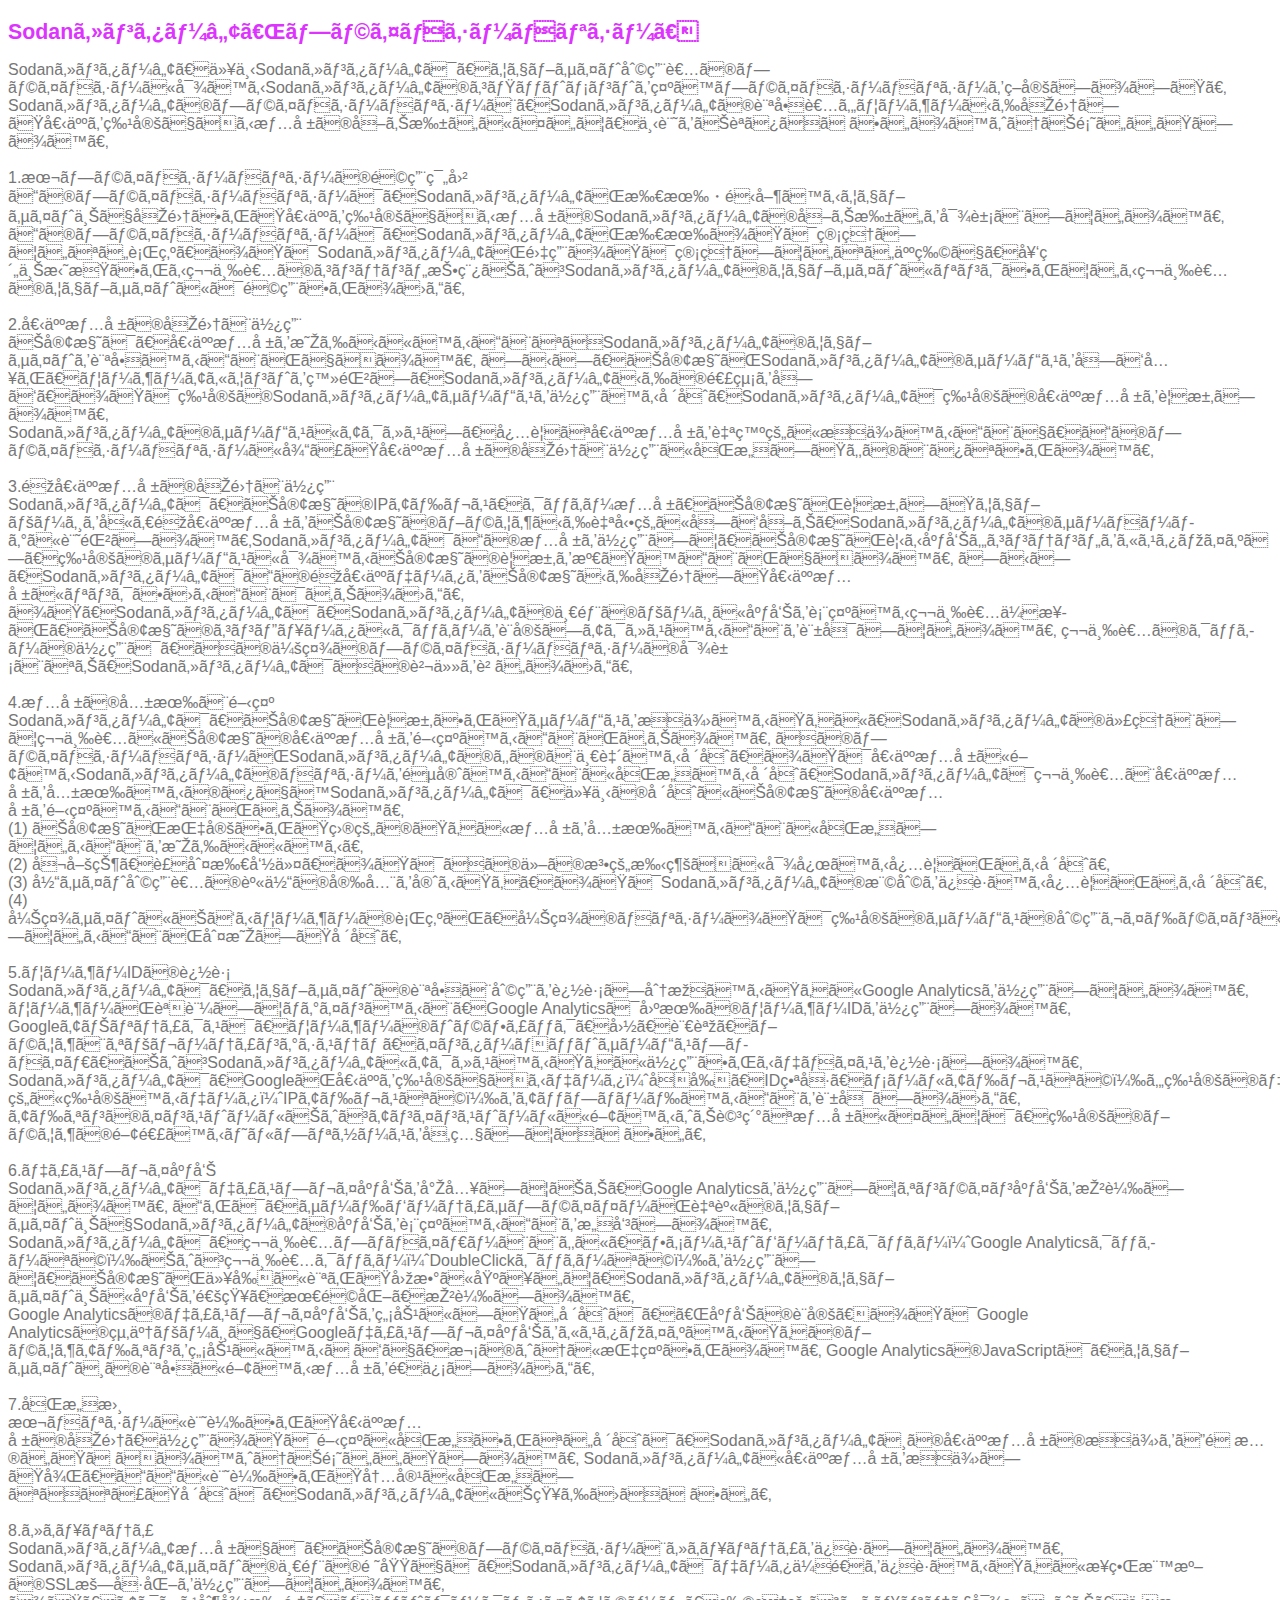
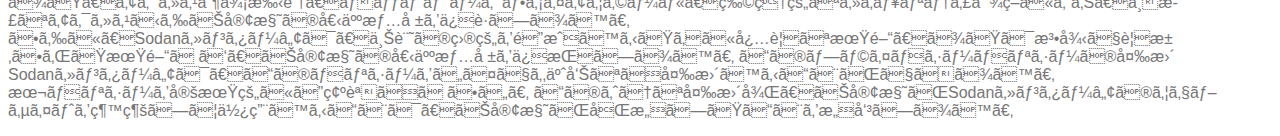
<file: privacy/index.html>
<html>
<head>
<meta http-equiv="Content-Type" content="text/html; charset=ja">
<link rel="shortcut icon" href="../favicon.ico">
    <title>プライバシーポリシー</title>

</head>
<body style="cursor: default">
<h4 style="padding: 0px; border: medium none; outline: none; font-size: 16pt; vertical-align: middle; color: #dd33ff; font-family: Poppins, MS Gothic, sans-serif; font-style: normal; font-variant-ligatures: normal; font-variant-caps: normal; letter-spacing: normal; orphans: 2; text-align: start; text-indent: 0px; text-transform: none; white-space: normal; widows: 2; word-spacing: 0px; -webkit-text-stroke-width: 0px; text-decoration-thickness: initial; text-decoration-style: initial; text-decoration-color: initial; list-style-type:none; margin-left:0px; margin-right:5px; margin-top:20px; margin-bottom:0px">
Sodanセンター™「プライバシーポリシー」</h4>
<p>
<span style="font-family: Poppins, MS Gothic, sans-serif; font-size: 12pt; color: #777777; letter-spacing: normal; vertical-align: middle">
Sodanセンター™、以下Sodanセンター™は、ウェブサイト利用者のプライバシーに対するSodanセンター™のコミットメントを示すプライバシーポリシーを策定しました。 
Sodanセンター™のプライバシーポリシーと、Sodanセンター™の訪問者やユーザーから収集した個人を特定できる情報の取り扱いについて、下記をお読みくださいますようお願いいたします。<br>
<br>
1.本プライバシーポリシーの適用範囲<br>
このプライバシーポリシーは、Sodanセンター™が所有&#12539;運営するウェブサイト上で収集された個人を特定できる情報のSodanセンター™の取り扱いを対象としています。<br>
このプライバシーポリシーは、Sodanセンター™が所有または管理していない行為、またはSodanセンター™が雇用または管理していない人物で、契約上拘束される第三者のコンテンツ投稿およびSodanセンター™のウェブサイトにリンクされている第三者のウェブサイトには適用されません。<br>
<br>
2.個人情報の収集と使用<br>
お客様は、個人情報を明らかにすることなくSodanセンター™のウェブサイトを訪問することができます。 
しかし、お客様がSodanセンター™のサービスを受け入れ、ユーザーアカウントを登録し、Sodanセンター™からの連絡を受け、または特定のSodanセンター™サービスを使用する場合、Sodanセンター™は特定の個人情報を要求します。<br>
Sodanセンター™のサービスにアクセスし、必要な個人情報を自発的に提供することで、このプライバシーポリシーに従った個人情報の収集と使用に同意したものとみなされます。<br>
<br>
3.非個人情報の収集と使用<br>
Sodanセンター™は、お客様のIPアドレス、クッキー情報、お客様が要求したウェブページを含む非個人情報をお客様のブラウザから自動的に受け取り、Sodanセンター™のサーバーログに記録します。Sodanセンター™はこの情報を使用して、お客様が見る広告やコンテンツをカスタマイズし、特定のサービスに対するお客様の要求を満たすことができます。 
しかし、Sodanセンター™はこの非個人データをお客様から収集した個人情報にリンクさせることはありません。<br>
また、Sodanセンター™は、Sodanセンター™の一部のページに広告を表示する第三者企業が、お客様のコンピュータにクッキーを設定しアクセスすることを許可しています。 
第三者のクッキーの使用は、その会社のプライバシーポリシーの対象となり、Sodanセンター™はその責任を負いません。<br>
<br>
4.情報の共有と開示<br>
Sodanセンター™は、お客様が要求されたサービスを提供するために、Sodanセンター™の代理として第三者にお客様の個人情報を開示することがあります。 
そのプライバシーポリシーがSodanセンター™のものと一致する場合、または個人情報に関するSodanセンター™のポリシーを遵守することに同意する場合、Sodanセンター™は第三者と個人情報を共有するのみですSodanセンター™は、以下の場合にお客様の個人情報を開示することがあります。<br>
(1) お客様が指定された目的のために情報を共有することに同意していることを明らかにする。<br>
(2) 召喚状、裁判所命令、またはその他の法的手続きに対応する必要がある場合。<br>
(3) 当サイト利用者の身体の安全を守るため、またはSodanセンター™の権利を保護する必要がある場合。<br>
(4) 弊社サイトにおけるユーザーの行為が、弊社のポリシーまたは特定のサービスの利用ガイドラインに違反していることが判明した場合。<br>
<br>
5.ユーザーIDの追跡<br>
Sodanセンター™は、ウェブサイトの訪問と利用を追跡し分析するためにGoogle Analyticsを使用しています。 ユーザーが認証してログインすると、Google 
Analyticsは固有のユーザーIDを使用します。<br>
Googleアナリティクスは、ユーザーのトラフィック、国、言語、ブラウザとオペレーティングシステム、インターネットサービスプロバイダ、およびSodanセンター™にアクセスするために使用されるデバイスを追跡します。<br>
Sodanセンター™は、Googleが個人を特定できるデータ（名前、ID番号、メールアドレスなど）や特定のデバイスを恒久的に特定するデータ（IPアドレスなど）をアップロードすることを許可しません。 
アドオンのインストールおよびアンインストールに関するより詳細な情報については、特定のブラウザの関連するヘルプリソースを参照してください。<br>
<br>
6.ディスプレイ広告<br>
Sodanセンター™はディスプレイ広告を導入しており、Google Analyticsを使用してオンライン広告を掲載しています。 
これは、サードパーティサプライヤーが自身のウェブサイト上でSodanセンター™の広告を表示することを意味します。<br>
Sodanセンター™は、第三者プロバイダーとともに、ファーストパーティクッキー（Google 
Analyticsクッキーなど）および第三者クッキー（DoubleClickクッキーなど）を使用して、お客様が以前に訪れた回数に基づいて、Sodanセンター™のウェブサイト上に広告を通知、最適化、掲載します。<br>
Google Analyticsのディスプレイ広告を無効にしたい場合は、「広告の設定」またはGoogle 
Analyticsの終了ページで、Googleディスプレイ広告をカスタマイズするためのブラウザアドオンを無効にするだけで、次のように指示されます。 Google 
AnalyticsのJavaScriptは、ウェブサイトへの訪問に関する情報を送信しません。<br>
<br>
7.同意書<br>
本ポリシーに記載された個人情報の収集、使用または開示に同意されない場合は、Sodanセンター™への個人情報の提供をご遠慮いただきますようお願いいたします。 
Sodanセンター™に個人情報を提供した後、ここに記載された内容に同意しなくなった場合は、Sodanセンター™にお知らせください。<br>
<br>
8.セキュリティ<br>
Sodanセンター™情報では、お客様のプライバシーとセキュリティを保護しています。 
Sodanセンター™サイトの一部の領域では、Sodanセンター™はデータ伝送を保護するために業界標準のSSL暗号化を使用しています。<br>
また、アクセス制御手順、ネットワークファイアウォール、物理的なセキュリティ対策により、不正なアクセスからお客様の個人情報を保護します。 
さらに、Sodanセンター™は、上記の目的を達成するために必要な期間、または法律で要求された期間だけ、お客様の個人情報を保持します。 このプライバシーポリシーの変更 
Sodanセンター™は、このポリシーをいつでも予告なく変更することができます。 本ポリシーを定期的にご確認ください。 
このような変更後、お客様がSodanセンター™のウェブサイトを継続して使用することは、お客様が同意したことを意味します。</span></p>
</body>
</html>
</file>
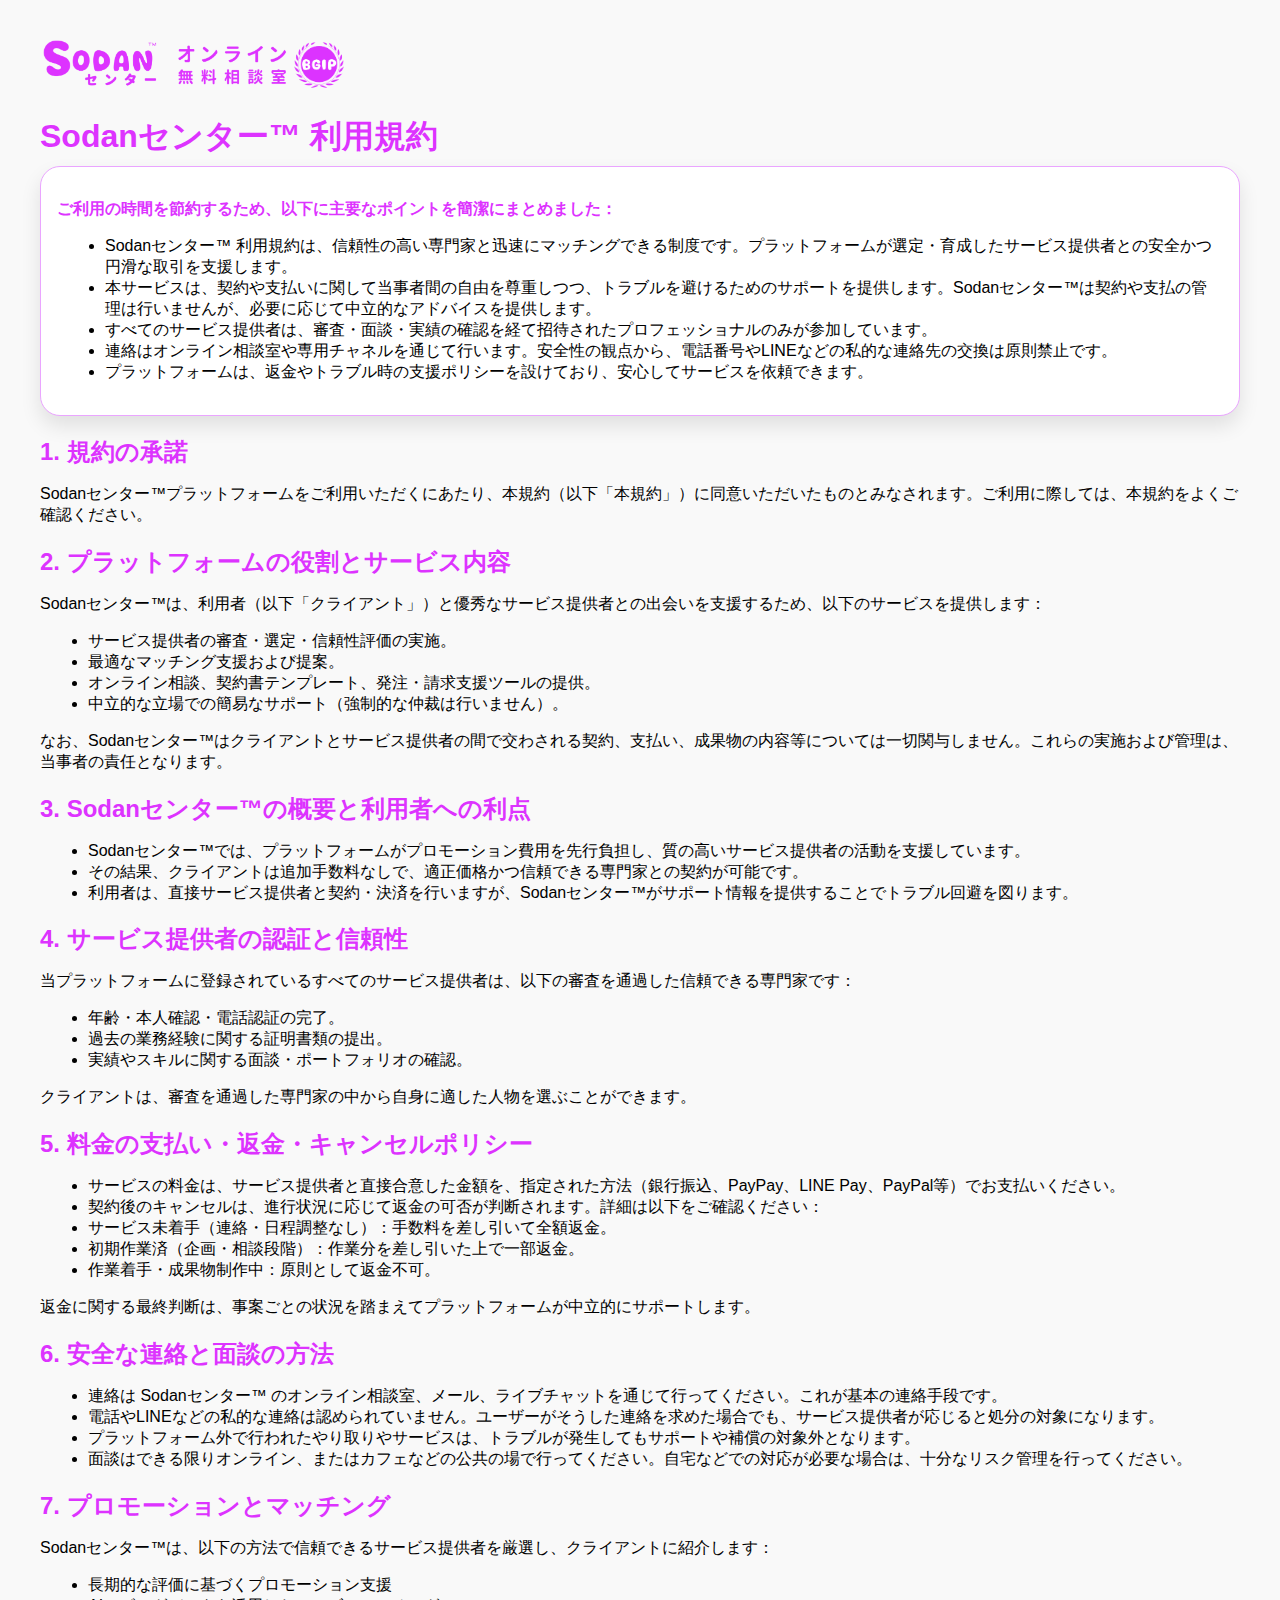
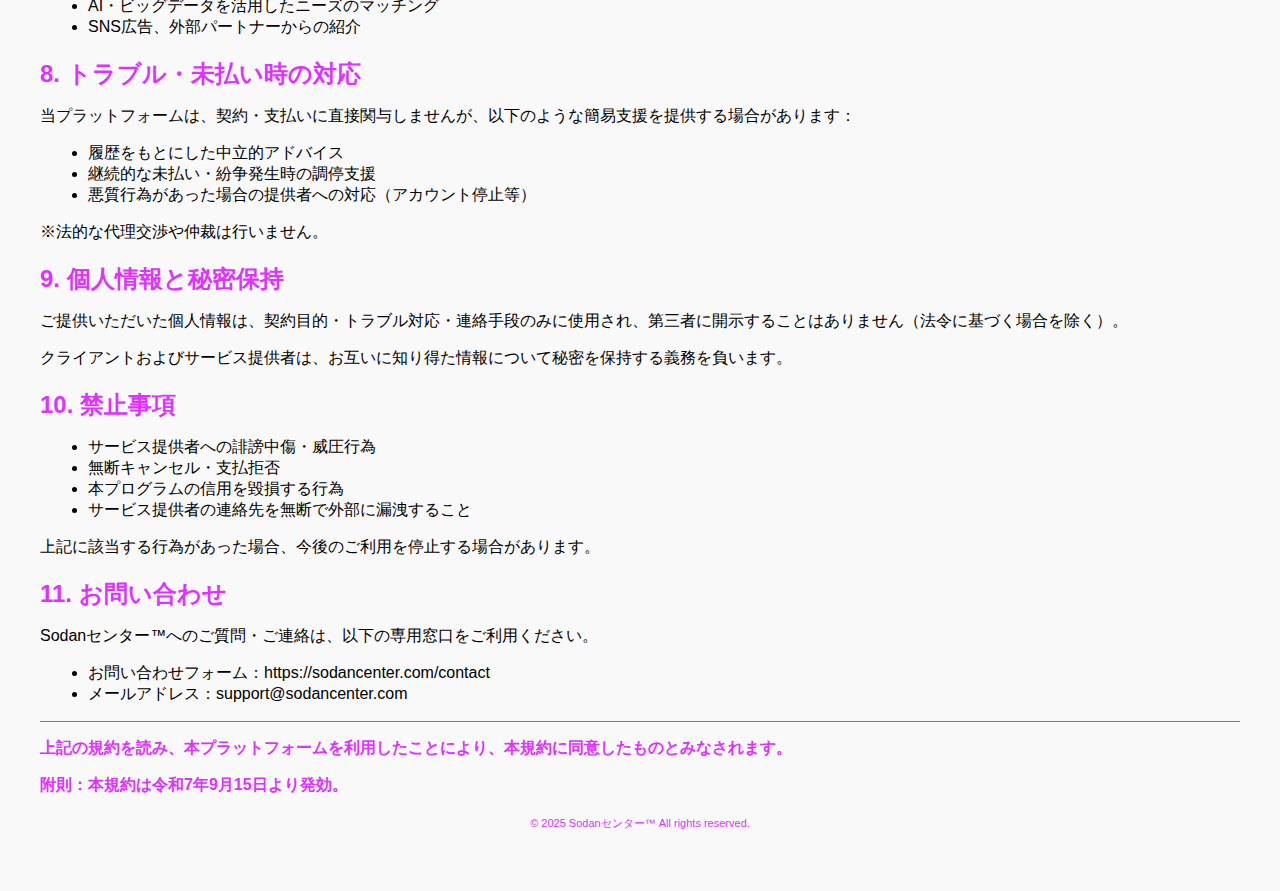
<file: terms/index.html>
<!DOCTYPE html>
<html lang="ja">
<head>
  <meta charset="UTF-8">
  <title>Sodanセンター™ 利用規約</title>
  <link rel="shortcut icon" href="../favicon.ico">
  <link rel="stylesheet" href="../style.css">
</head>
<body>
<div>
    <img src="../img/logo1.png" width="250" height="50">
    <img src="../img/bgip.png" width="50" height="50">
</div>
  <h1>Sodanセンター™ 利用規約</h1>
  <div class="highlight">
    <p><b>ご利用の時間を節約するため、以下に主要なポイントを簡潔にまとめました：</b></p>
    <p style="text-align: center;"><b></b></p>
    <ul>
      <li>Sodanセンター™ 利用規約は、信頼性の高い専門家と迅速にマッチングできる制度です。プラットフォームが選定・育成したサービス提供者との安全かつ円滑な取引を支援します。</li>
      <li>本サービスは、契約や支払いに関して当事者間の自由を尊重しつつ、トラブルを避けるためのサポートを提供します。Sodanセンター™は契約や支払の管理は行いませんが、必要に応じて中立的なアドバイスを提供します。</li>
      <li>すべてのサービス提供者は、審査・面談・実績の確認を経て招待されたプロフェッショナルのみが参加しています。</li>
      <li>連絡はオンライン相談室や専用チャネルを通じて行います。安全性の観点から、電話番号やLINEなどの私的な連絡先の交換は原則禁止です。</li>
      <li>プラットフォームは、返金やトラブル時の支援ポリシーを設けており、安心してサービスを依頼できます。</li>
    </ul>
  </div>

  <h2>1. 規約の承諾</h2>
  <p>Sodanセンター™プラットフォームをご利用いただくにあたり、本規約（以下「本規約」）に同意いただいたものとみなされます。ご利用に際しては、本規約をよくご確認ください。</p>

  <h2>2. プラットフォームの役割とサービス内容</h2>
  <p>Sodanセンター™は、利用者（以下「クライアント」）と優秀なサービス提供者との出会いを支援するため、以下のサービスを提供します：</p>
  <ul>
    <li>サービス提供者の審査・選定・信頼性評価の実施。</li>
    <li>最適なマッチング支援および提案。</li>
    <li>オンライン相談、契約書テンプレート、発注・請求支援ツールの提供。</li>
    <li>中立的な立場での簡易なサポート（強制的な仲裁は行いません）。</li>
  </ul>
  <p>なお、Sodanセンター™はクライアントとサービス提供者の間で交わされる契約、支払い、成果物の内容等については一切関与しません。これらの実施および管理は、当事者の責任となります。</p>

  <h2>3. Sodanセンター™の概要と利用者への利点</h2>
  <ul>
    <li>Sodanセンター™では、プラットフォームがプロモーション費用を先行負担し、質の高いサービス提供者の活動を支援しています。</li>
    <li>その結果、クライアントは追加手数料なしで、適正価格かつ信頼できる専門家との契約が可能です。</li>
    <li>利用者は、直接サービス提供者と契約・決済を行いますが、Sodanセンター™がサポート情報を提供することでトラブル回避を図ります。</li>
  </ul>

  <h2>4. サービス提供者の認証と信頼性</h2>
  <p>当プラットフォームに登録されているすべてのサービス提供者は、以下の審査を通過した信頼できる専門家です：</p>
  <ul>
    <li>年齢・本人確認・電話認証の完了。</li>
    <li>過去の業務経験に関する証明書類の提出。</li>
    <li>実績やスキルに関する面談・ポートフォリオの確認。</li>
  </ul>
  <p>クライアントは、審査を通過した専門家の中から自身に適した人物を選ぶことができます。</p>

  <h2>5. 料金の支払い・返金・キャンセルポリシー</h2>
  <ul>
    <li>サービスの料金は、サービス提供者と直接合意した金額を、指定された方法（銀行振込、PayPay、LINE Pay、PayPal等）でお支払いください。</li>
    <li>契約後のキャンセルは、進行状況に応じて返金の可否が判断されます。詳細は以下をご確認ください：</li>
    <li>サービス未着手（連絡・日程調整なし）：手数料を差し引いて全額返金。</li>
    <li>初期作業済（企画・相談段階）：作業分を差し引いた上で一部返金。</li>
    <li>作業着手・成果物制作中：原則として返金不可。</li>
  </ul>
  <p>返金に関する最終判断は、事案ごとの状況を踏まえてプラットフォームが中立的にサポートします。</p>

  <h2>6. 安全な連絡と面談の方法</h2>
  <ul>
    <li>連絡は Sodanセンター™ のオンライン相談室、メール、ライブチャットを通じて行ってください。これが基本の連絡手段です。</li>
    <li>電話やLINEなどの私的な連絡は認められていません。ユーザーがそうした連絡を求めた場合でも、サービス提供者が応じると処分の対象になります。</li>
    <li>プラットフォーム外で行われたやり取りやサービスは、トラブルが発生してもサポートや補償の対象外となります。</li>
    <li>面談はできる限りオンライン、またはカフェなどの公共の場で行ってください。自宅などでの対応が必要な場合は、十分なリスク管理を行ってください。</li>
  </ul>

  <h2>7. プロモーションとマッチング</h2>
  <p>Sodanセンター™は、以下の方法で信頼できるサービス提供者を厳選し、クライアントに紹介します：</p>
  <ul>
    <li>長期的な評価に基づくプロモーション支援</li>
    <li>AI・ビッグデータを活用したニーズのマッチング</li>
    <li>SNS広告、外部パートナーからの紹介</li>
  </ul>

  <h2>8. トラブル・未払い時の対応</h2>
  <p>当プラットフォームは、契約・支払いに直接関与しませんが、以下のような簡易支援を提供する場合があります：</p>
  <ul>
    <li>履歴をもとにした中立的アドバイス</li>
    <li>継続的な未払い・紛争発生時の調停支援</li>
    <li>悪質行為があった場合の提供者への対応（アカウント停止等）</li>
  </ul>
  <p>※法的な代理交渉や仲裁は行いません。</p>

  <h2>9. 個人情報と秘密保持</h2>
  <p>ご提供いただいた個人情報は、契約目的・トラブル対応・連絡手段のみに使用され、第三者に開示することはありません（法令に基づく場合を除く）。</p>
  <p>クライアントおよびサービス提供者は、お互いに知り得た情報について秘密を保持する義務を負います。</p>

  <h2>10. 禁止事項</h2>
  <ul>
    <li>サービス提供者への誹謗中傷・威圧行為</li>
    <li>無断キャンセル・支払拒否</li>
    <li>本プログラムの信用を毀損する行為</li>
    <li>サービス提供者の連絡先を無断で外部に漏洩すること</li>
  </ul>
  <p>上記に該当する行為があった場合、今後のご利用を停止する場合があります。</p>

  <h2>11. お問い合わせ</h2>
  <p>Sodanセンター™へのご質問・ご連絡は、以下の専用窓口をご利用ください。</p>
  <ul>
    <li>お問い合わせフォーム：https://sodancenter.com/contact</li>
    <li>メールアドレス：support@sodancenter.com</li>
  </ul>

  <hr>
  <p><b>上記の規約を読み、本プラットフォームを利用したことにより、本規約に同意したものとみなされます。</b></p>

  <p><b>附則：本規約は令和7年9月15日より発効。</b></p>

<div class="copyright">
© 2025 Sodanセンター™ All rights reserved.
</div>

</body>
</html>
</file>
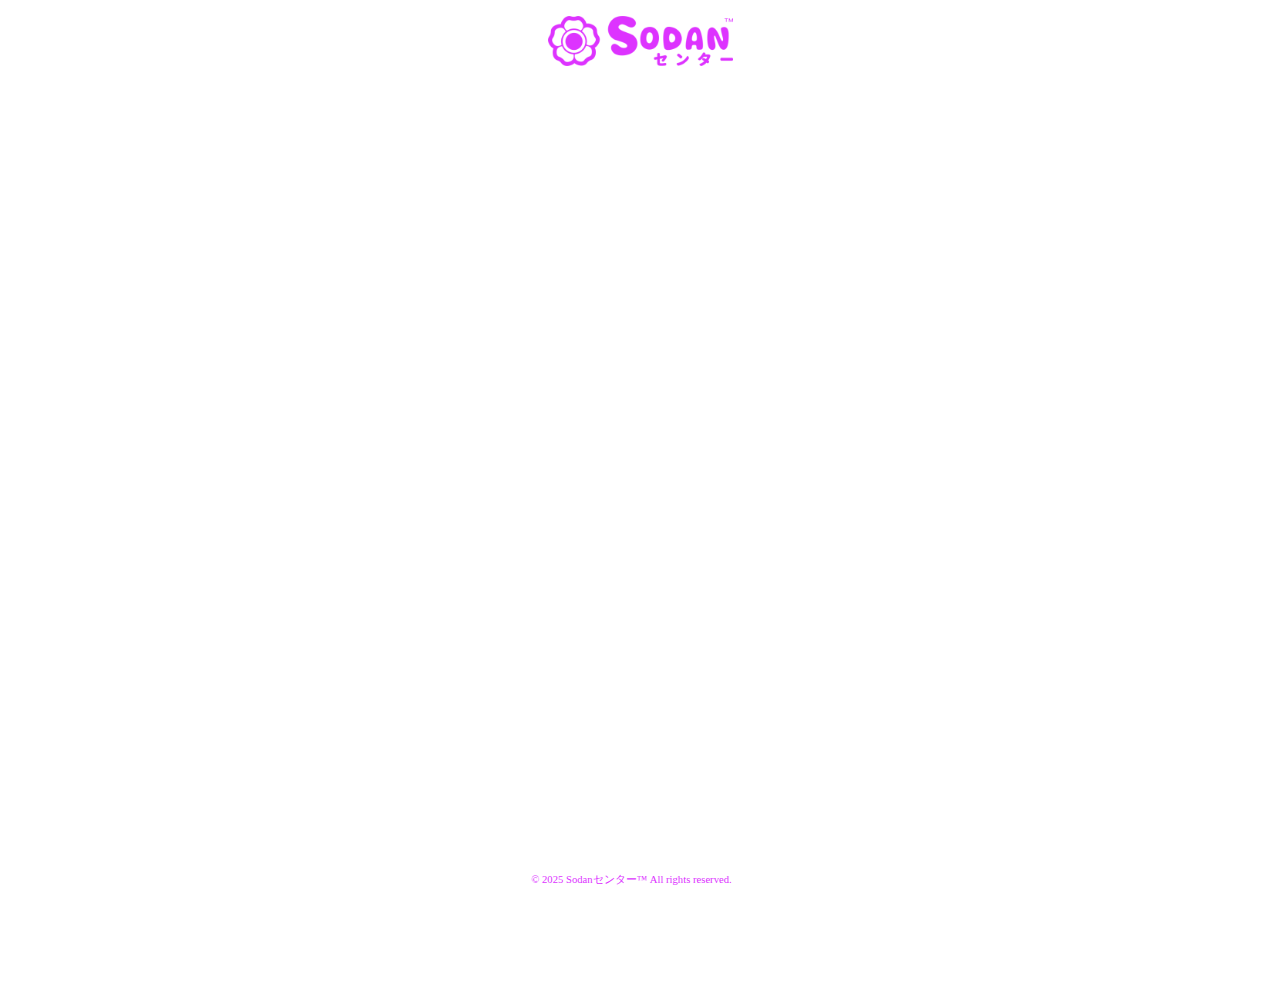
<file: repair/tanaka1991/chat/index.html>
<!DOCTYPE html>
<html>
<head>
  <title>田中チーム - チャット</title>
  <link rel="icon" href="../../../favicon.ico">
  <script async data-id="101494071" src="//static.getclicky.com/js"></script>
  <style>
    html, body {
      margin: 0;
      padding: 0;
      overflow-x: hidden;
      overflow-y: auto;
      height: 100%;
    }

    iframe {
      width: 100%;
      height: 100vh;
      display: block;
      border: none;
    }

    .white-overlay {
      position: fixed;
      bottom: 0;
      left: 0;
      width: calc(100vw - 17px);
      min-height: 40px;
      max-height: 40px;
      background-color: #fff;
      z-index: 9999;
    }

    .white-overlay p {
      font-size: 8pt;
      color: #dd33ff;
      margin: 0;
      text-align: center;
      line-height: 40px;
    }
  </style>
</head>
<body>

<p style="text-align: center;"><img src="../../../img/sodan-center.png" width="185" height="50"></p>

  <iframe
    allow="camera; microphone; fullscreen; display-capture"
    src="https://tawk.to/chat/686cfb6145517119140d07a1/1ivkrbtd0"
    id="myframe"
    title="External content"
    loading="lazy"
    sandbox="allow-same-origin allow-scripts allow-forms"
  ></iframe>
  <div class="white-overlay"></div>

<div class="white-overlay">
  <p>© 2025 Sodanセンター™ All rights reserved.</p>
</div>

</body>
</html>
</file>
<file: style.css>
html {
  scroll-behavior: smooth;
}

body {
    font-family: 'Poppins', "MS Gothic", sans-serif;
    background-color: #f9f9f9;
    padding: 2em;
    color: #000000;
}

h1, h2 {
    color: #dd33ff;
    margin-bottom: 0.2em;
}

ul {
    margin-left: 0.5em;
}

hr {
    border: none;
    border-top: 1px solid #dd33ff;
}

b {
    color: #dd33ff;
}

a {
  color: #dd33ff;
  text-decoration: none;
}

a:hover {
  color:#f67bff;
}

.faq-container {
    max-width: 1024px;
    margin: 0 auto;
    padding: 20px;
    background-color: #fff;
    border-radius: 30px;
    box-shadow: 0 10px 20px rgba(0, 0, 0, 0.1);
    border: 1px solid #eaa5ff;
}

.faq-item {
    margin: 12px 0;
    border-radius: 20px;
    box-shadow: 0 4px 12px rgba(0, 0, 0, 0.1);
    overflow: hidden;
    transition: all 0.3s ease;
}

.faq-item:hover {
    box-shadow: 0 6px 16px rgba(0, 0, 0, 0.2);
}

.faq-header {
    padding: 15px 25px 15px 45px;
    font-size: 18px;
    font-weight: bold;
    color: #fff;
    background-color: #f67bff;
    border-radius: 20px;
    cursor: pointer;
    transition: background-color 0.3s;
    text-align: center;
    position: relative;
}

.faq-header:hover {
    background-color: #dd33ff;
}

.faq-header.active {
    background-color: #dd33ff;
    color: white;
}

.faq-header::before {
    content: "";
    font-size: 22px;
    position: absolute;
    left: 15px;
    top: 27px;
    transform: translateY(-50%);
}

.faq-answer {
    padding: 5px 20px 25px 20px;
    font-size: 16px;
    background-color: transparent;
    color: #555;
    display: none;
    border-radius: 0 0 20px 20px;
    margin-top: 10px;
}

.faq-item.active .faq-answer {
    display: block;
}

.highlight {
    background-color: #fff;
    padding: 1em;
    border-radius: 20px;
    border: 1px solid #eaa5ff;
    box-shadow: 0 10px 20px rgba(0, 0, 0, 0.1);
}

.copyright {
    text-align: center;
    font-size: 11px;
    color: #dd33ff;
    margin-top: 20px;
    margin-bottom: 20px;
}

form {
  max-width: 1024px;
  margin: 1rem auto;
  padding: 2rem 2.5rem;
  background-color: #fff0fd;
  border: 1px solid #eaa5ff;
  border-radius: 30px;
  box-shadow: 0 10px 20px rgba(255, 165, 189, 0.3);
  font-family: 'Poppins', "MS Gothic", sans-serif;
  color: #333;
}

form label {
  display: block;
  margin-bottom: 0.6rem;
  font-weight: 600;
  color: #dd33ff;
  font-size: 1rem;
}

form input[type="text"],
form input[type="email"],
form input[type="tel"],
form input[type="password"],
form select,
form textarea {
  width: 100%;
  padding: 0.85rem 1.2rem;
  margin-bottom: 1.2rem;
  border: 1px solid #eaa5ff;
  border-radius: 20px;
  font-size: 1rem;
  background-color: #fff;
  color: #333;
  transition: border-color 0.3s ease, box-shadow 0.3s ease;
  font-family: inherit;
  resize: vertical;
  box-sizing: border-box;
  min-height: 3.5rem;
}

form input[type="text"]:focus,
form input[type="email"]:focus,
form input[type="tel"]:focus,
form input[type="password"]:focus,
form select:focus,
form textarea:focus {
  border-color: #f67bff;
  box-shadow: 0 0 8px #eb7bffaa;
  outline: none;
}

form input[type="submit"] {
  background-color: #dd33ff;
  color: #fff;
  border: none;
  padding: 1.15rem 2.2rem;
  font-size: 1.25rem;
  font-weight: 700;
  border-radius: 30px;
  cursor: pointer;
  transition: background-color 0.3s ease, box-shadow 0.3s ease;
  display: block;
  margin: 1.5rem auto 0;
  width: 100%;
  min-width: 320px;
  box-shadow: 0 6px 16px rgba(248, 51, 255, 0.4);
}

form input[type="submit"]:hover {
  background-color: #f67bff;
  box-shadow: 0 8px 20px rgba(255, 123, 233, 0.6);
}

.required-star {
  color: #fc5dff;
  margin-left: 4px;
  font-weight: 700;
}

.error-message {
  color: #fc5dff;
  font-size: 0.9rem;
  margin-top: -0.5rem;
  margin-bottom: 1rem;
  font-weight: 600;
}

.navbar,
.carousel,
.banner-large,
.intro,
.categories,
.testi-grid,
.meeting-room {
  margin: 0 auto;
  padding: 0 1rem;
  max-width: 100%;
  box-sizing: border-box;
}

.carousel {
  width: 100%;
  position: relative;
  aspect-ratio: 16 / 7.57;
  overflow: hidden;
  margin-top: 34px;
}

.carousel-slide {
  position: absolute;
  inset: 0;
  width: 1024;
  height: 100%;
  object-fit: cover;
  opacity: 0;
  transition: opacity 1s ease-in-out;
}
.carousel-slide.active {
  opacity: 1;
  z-index: 1;
}

.navbar {
  position: fixed;
  top: 0;
  left: 0;
  right: 0;
  width: 100%;
  background: #fffafaaa;
  display: flex;
  justify-content: space-between;
  align-items: center;
  padding: 0.5rem 1.5rem;
  z-index: 1000;
  backdrop-filter: blur(10px);
  box-shadow: 0 4px 12px rgba(0, 0, 0, 0.1);
  box-sizing: border-box;
  overflow: hidden;
}

.nav-right .btn {
  padding: 0.5rem 1.2rem;
  border-radius: 30px;
  font-weight: bold;
  transition: background 0.3s;
  white-space: nowrap;
  flex-shrink: 0;
  color:#ffffff;
}

.nav-link {
  color: #dd33ff;
  font-weight: bold;
  text-decoration: none;
  white-space: nowrap;
  text-decoration: none;
}

.lang-toggle {
  display: inline-flex;
  align-items: center;
  gap: 6px;
  text-decoration: none;
  color: #dd33ff;
  font-size: 14px;
  cursor: pointer;
}

.lang-toggle img {
  display: block;
  width: 25px;
  height: 25px;
  margin-left: 12px;
}

#hamburger {
  display: none;
  flex-direction: column;
  cursor: pointer;
  width: 25px;
  gap: 4px;
}

#hamburger span {
  height: 3px;
  background-color: #dd33ff;
  border-radius: 2px;
  display: block;
}
@media (max-width: 1280px) {
  header.navbar {
    display: flex !important;
  }
}

@media (max-width: 1280px) {
  #hamburger {
    display: flex;
  }

  .nav-right {
    display: none;
    flex-direction: column;
    width: 100%;
  }
  .nav-right.active {
    height: 460px;
    display: flex;
    padding-top: 80px;
    background-color: #ffffffaa;
    border-radius: 20px;
    line-height: 2.5;
  }
}

  .nav-right.active .nav-links {
    display: flex;
    height: 200px;
    text-decoration: none;
  color: inherit;
  }
  
  .nav-right .btn {
    padding: 0.5rem 1.2rem;
    font-size: 0.95rem;
    text-decoration: none;
  }

.banner-large {
  width: 100vw;
  margin: 0 auto;
  overflow: hidden;
}

.banner-large img {
  display: block;
  width: 100%;
  height: auto;
  max-width: 1168px;
  border-radius: 20px;
  margin: 0 auto;
}

.btn { background: #dd33ff; color: #fff; }
.btn-login { background: #eb66ff; color: #fff; }
.btn-signup { background: #dd33ff; color: #fff; }
.nav-right .btn:hover { background: #f67bff; }

.intro { display: flex; flex-wrap: wrap; align-items: center; max-width:1024px; margin:auto; padding:1rem 2rem 0rem 2rem; }
.intro-img img { border-radius: 100px; width:100%; max-width:400px; }
.intro-text { flex:1; padding:1rem; }

.categories .category-grid { display:grid; grid-template-columns:repeat(auto-fit, minmax(280px,1fr)); gap:1.5rem; margin:2rem 0; }
.category-item { background:#fff0ff; border:1px solid #eea5ff; border-radius:20px; padding:1rem; box-shadow:0 6px 16px rgba(255,123,189,0.2); transition: transform 0.3s; }
.category-item:hover { transform: translateY(-5px); box-shadow:0 8px 20px rFbtnsfsdfsdfgba(255,123,189,0.3); }

.testi-item:hover { transform: translateY(-5px); box-shadow:0 8px 20px rgba(0,0,0,0.2); }
.testi-item img { width:100%; height:auto; border-radius:50%; }

.testi-grid {
  padding-left: 1rem;
  padding-right: 1rem;
  display: grid;
  grid-template-columns: repeat(auto-fit, minmax(236px, 1fr));
  gap: 1.5rem;
  max-width: 1200px;
  margin: auto;
  padding: 1rem 1rem;
}

.testi-item {
  background: #fff;
  border-radius: 20px;
  padding: 1rem;
  text-align: center;
  box-shadow: 0 6px 16px rgba(0,0,0,0.1);
  transition: transform 0.3s;
  overflow: hidden;
  word-wrap: break-word;
}

@media (max-width: 1024px) {
  .testi-grid {
    grid-template-columns: repeat(3, 1fr);
  }
}

@media (max-width: 768px) {
  .testi-grid {
    grid-template-columns: repeat(2, 1fr);
  }
}

@media (max-width: 480px) {
  .testi-grid {
    grid-template-columns: 1fr;
  }
}

.meeting-room {
  width: 100%;
  max-width: 1024px;
  margin: auto;
  display: flex;
  flex-wrap: wrap;
  gap: 0.1rem;
  box-sizing: border-box;
}

.meeting-info {
  flex: 1 1 100%;
  min-width: 0;
}

.meeting-room img {
  border-radius: 20px;
  width: 100%;
  height: auto;
  max-width: 100%;
}

@media(max-width:768px){
  .intro { flex-direction:column-reverse; }
  .testi-grid { flex-direction:column; align-items:center; }
}
</file>
